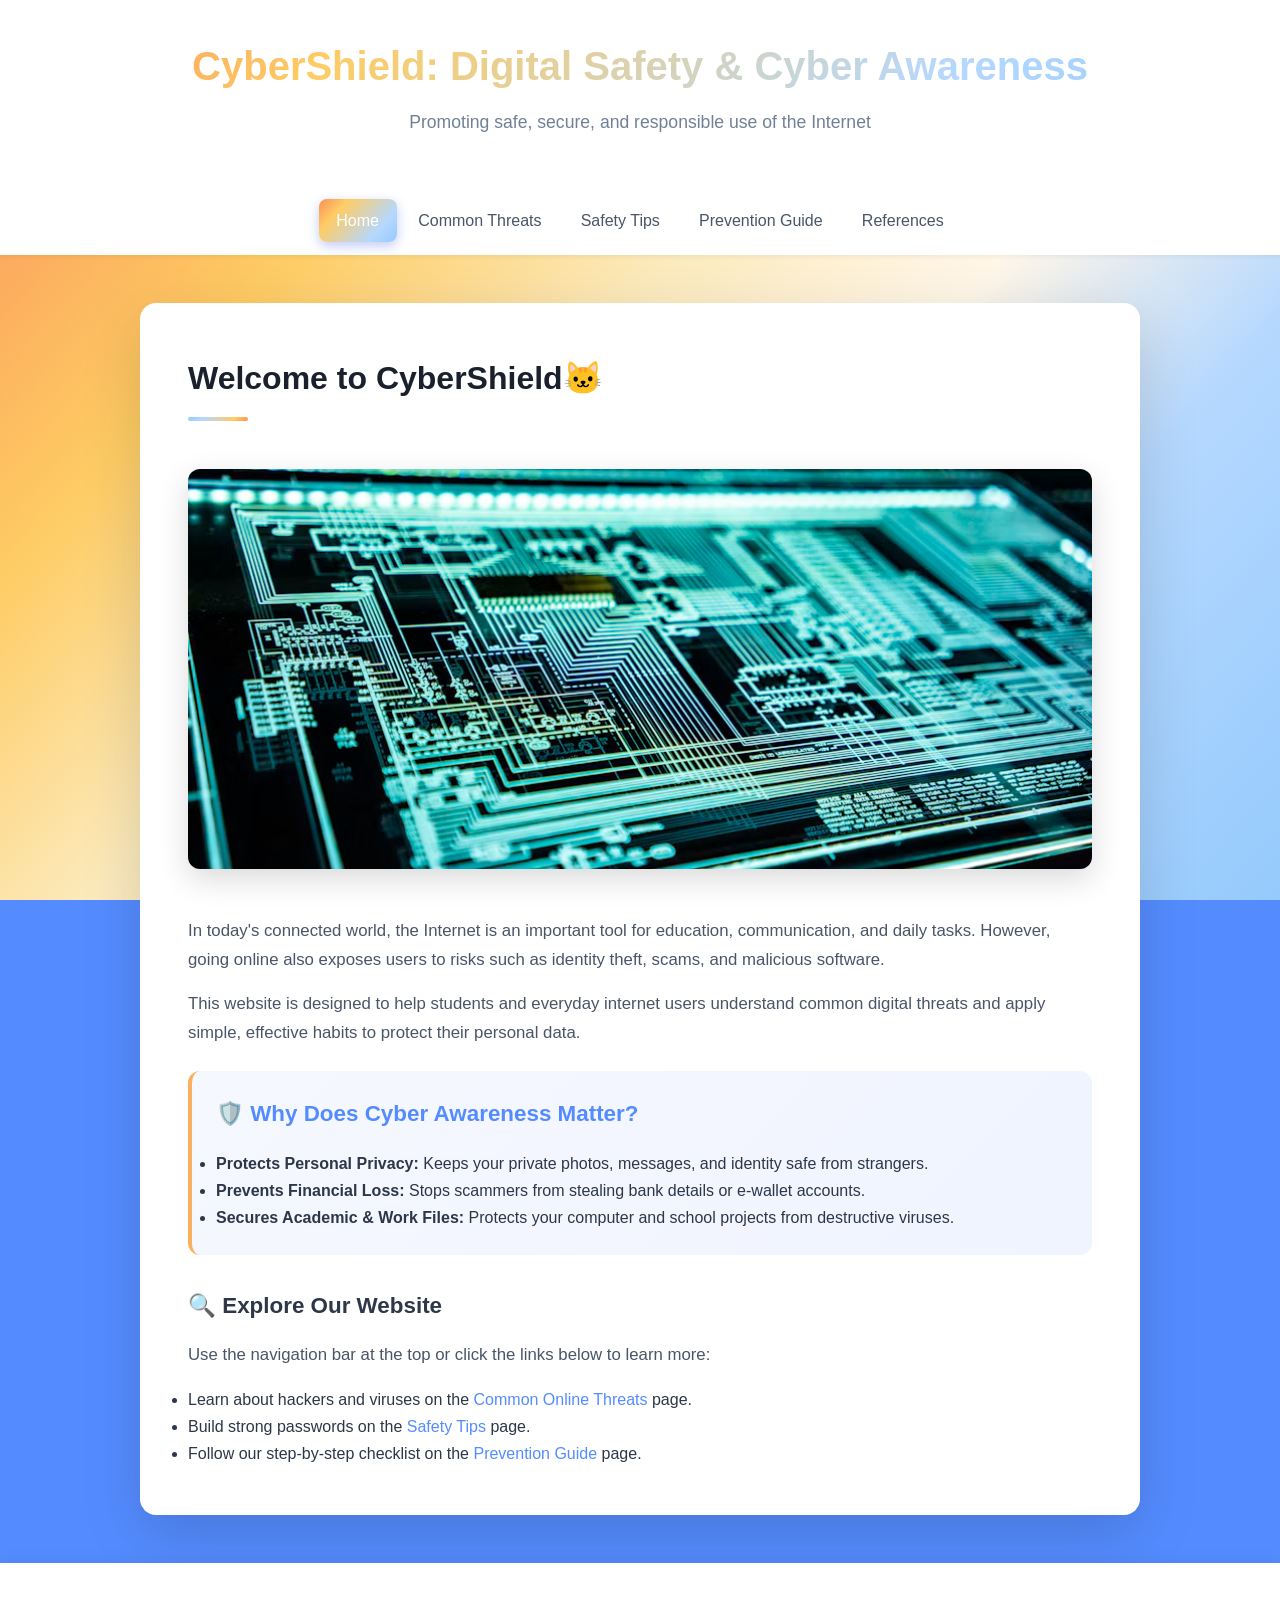
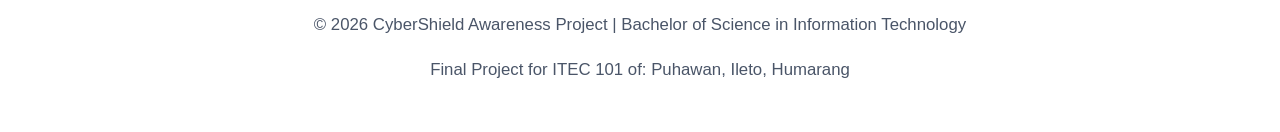
<file: index.html>
<!DOCTYPE html>
<html lang="en">
<head>
    <meta charset="UTF-8">
    <title>Home - CyberShield Awareness</title>
    <link rel="stylesheet" href="style.css">
</head>
<body>

    <header>
        <h1>CyberShield: Digital Safety & Cyber Awareness</h1>
        <p>Promoting safe, secure, and responsible use of the Internet</p>
    </header>

    <!-- navigation buttons -->
    <nav>
        <a href="index.html" class="active">Home</a>
        <a href="threats.html">Common Threats</a>
        <a href="tips.html">Safety Tips</a>
        <a href="prevention.html">Prevention Guide</a>
        <a href="references.html">References</a>
    </nav>

    <!-- yung contents na nasa gitna -->
    <div class="container">
        <h2>Welcome to CyberShield🐱</h2>
        <!-- yung picture -->
        <img src="Banner.avif"Cybersecurity Digital Lock class="banner-img">
        
        <p>In today's connected world, the Internet is an important tool for education, communication, and daily tasks. However, going online also exposes users to risks such as identity theft, scams, and malicious software.</p>
        
        <p>This website is designed to help students and everyday internet users understand common digital threats and apply simple, effective habits to protect their personal data.</p>
           
        <!-- yung box na nasa loob  -->
        <div class="card">
            <h3>🛡️ Why Does Cyber Awareness Matter?</h3>
            <ul>
                <li><strong>Protects Personal Privacy:</strong> Keeps your private photos, messages, and identity safe from strangers.</li>
                <li><strong>Prevents Financial Loss:</strong> Stops scammers from stealing bank details or e-wallet accounts.</li>
                <li><strong>Secures Academic & Work Files:</strong> Protects your computer and school projects from destructive viruses.</li>
            </ul>
        </div>

        <h3>🔍 Explore Our Website</h3>
        <p>Use the navigation bar at the top or click the links below to learn more:</p>
        <ul>
            <li>Learn about hackers and viruses on the <a href="threats.html">Common Online Threats</a> page.</li>
            <li>Build strong passwords on the <a href="tips.html">Safety Tips</a> page.</li>
            <li>Follow our step-by-step checklist on the <a href="prevention.html">Prevention Guide</a> page.</li>
        </ul>
    </div>
    <!-- yung nasa baba -->
    <footer>
        <p>&copy; 2026 CyberShield Awareness Project | Bachelor of Science in Information Technology</p>
        <p>Final Project for ITEC 101 of: Puhawan, Ileto, Humarang</p>
    </footer>

</body>
</html>
</file>
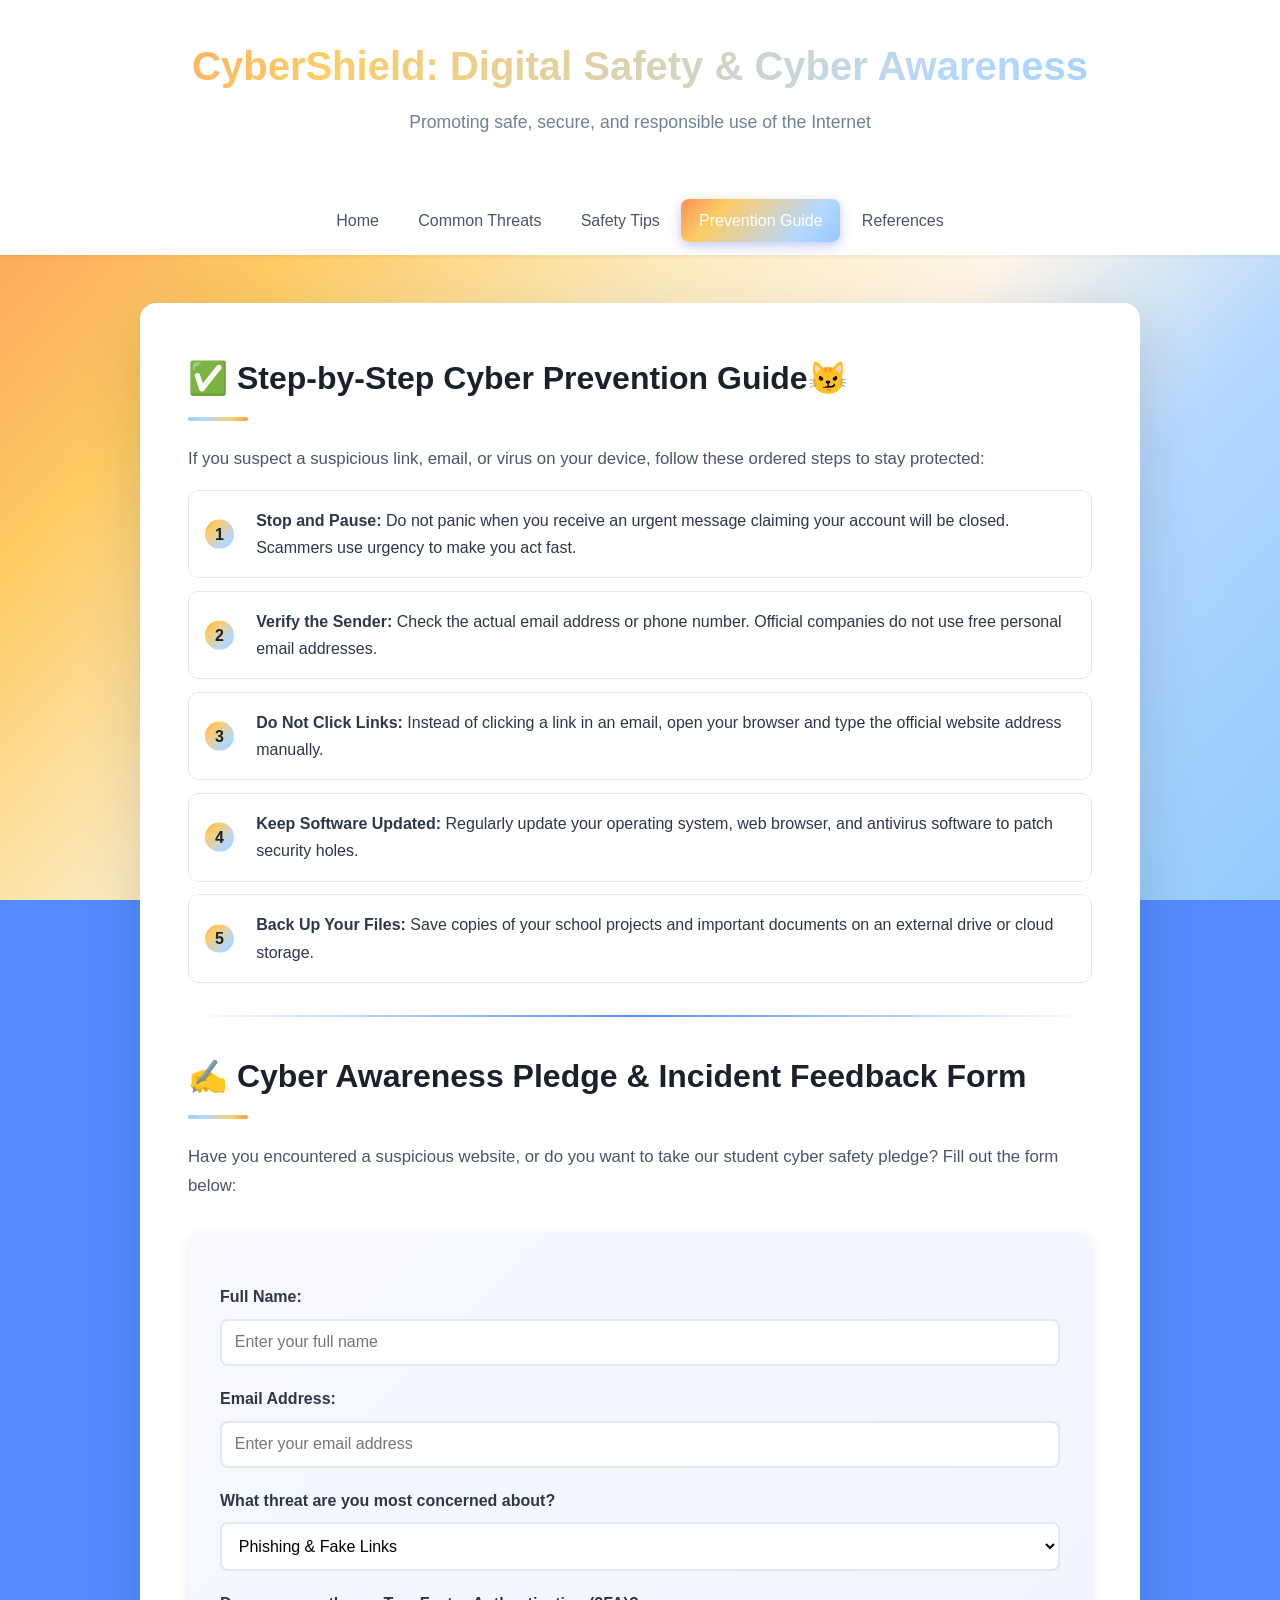
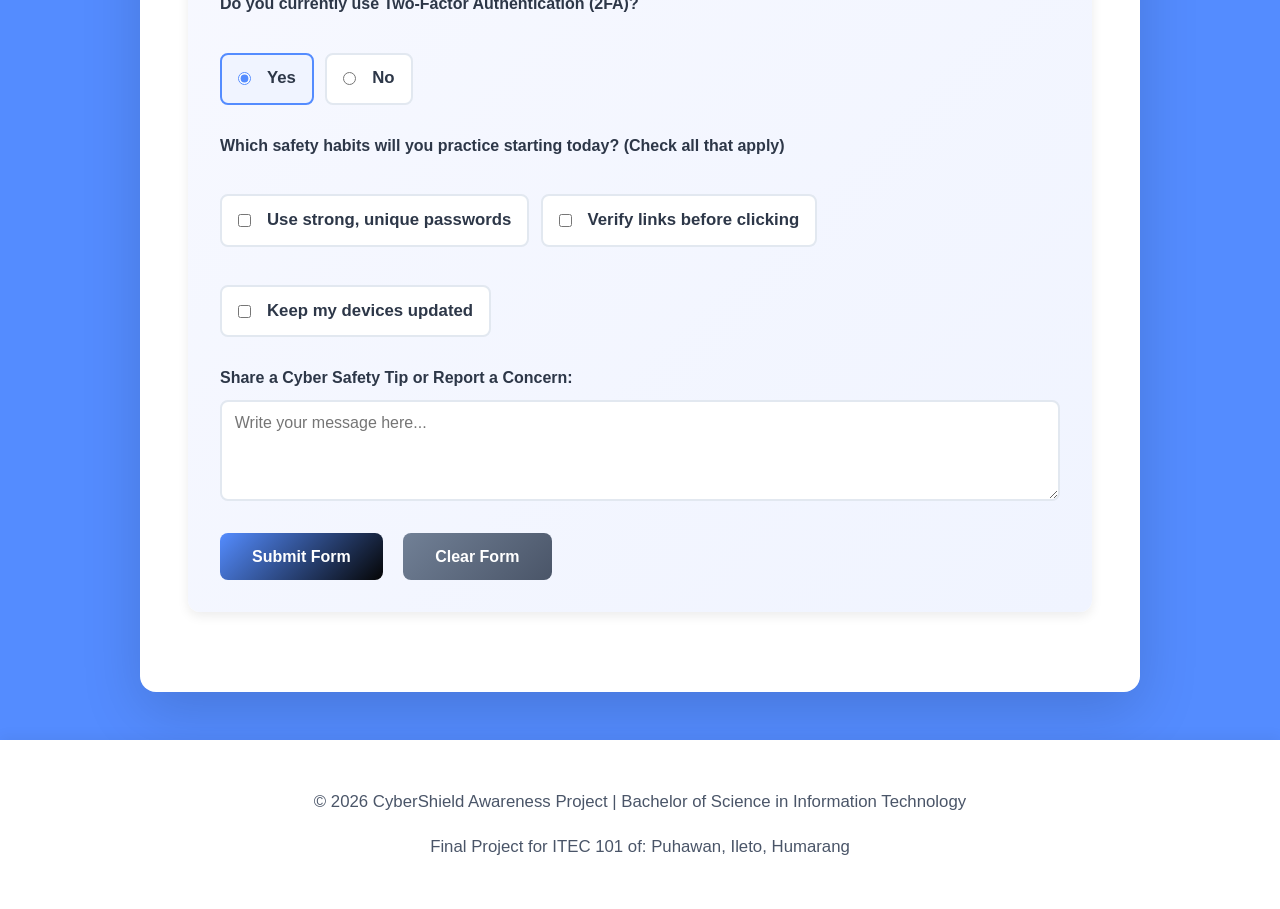
<file: prevention.html>
<!DOCTYPE html>
<html lang="en">
<head>
    <meta charset="UTF-8">
    <title>Prevention Guide - CyberShield Awareness</title>
    <link rel="stylesheet" href="style.css">
</head>
 
<body>
         <!-- header, yung title etc. -->
    <header>
        <h1>CyberShield: Digital Safety & Cyber Awareness</h1>
        <p>Promoting safe, secure, and responsible use of the Internet</p>
    </header>
     <!-- navigation again -->
    <nav>
        <a href="index.html">Home</a>
        <a href="threats.html">Common Threats</a>
        <a href="tips.html">Safety Tips</a>
        <a href="prevention.html" class="active">Prevention Guide</a>
        <a href="references.html">References</a>
    </nav>
     <!-- yung malaking box na content sa gitna uli -->
    <div class="container">
        <h2>✅ Step-by-Step Cyber Prevention Guide😼</h2>
        <p>If you suspect a suspicious link, email, or virus on your device, follow these ordered steps to stay protected:</p>
             <!-- yung may number list sa loob -->
        <ol>
            <li><strong>Stop and Pause:</strong> Do not panic when you receive an urgent message claiming your account will be closed. Scammers use urgency to make you act fast.</li>
            <li><strong>Verify the Sender:</strong> Check the actual email address or phone number. Official companies do not use free personal email addresses.</li>
            <li><strong>Do Not Click Links:</strong> Instead of clicking a link in an email, open your browser and type the official website address manually.</li>
            <li><strong>Keep Software Updated:</strong> Regularly update your operating system, web browser, and antivirus software to patch security holes.</li>
            <li><strong>Back Up Your Files:</strong> Save copies of your school projects and important documents on an external drive or cloud storage.</li>
        </ol>

        <hr> <!-- yung guhit na nag seseperate -->

        <h2>✍️ Cyber Awareness Pledge & Incident Feedback Form</h2>
        <p>Have you encountered a suspicious website, or do you want to take our student cyber safety pledge? Fill out the form below:</p>
             <!-- yung form -->
        <form action="thankyou.html" method="get">
            <label for="fullname">Full Name:</label>
            <input type="text" id="fullname" name="fullname" placeholder="Enter your full name" required>

            <label for="email">Email Address:</label>
            <input type="email" id="email" name="email" placeholder="Enter your email address" required>

            <label for="topic">What threat are you most concerned about?</label>
            <select id="topic" name="topic">
                <option value="phishing">Phishing & Fake Links</option>
                <option value="malware">Malware & Viruses</option>
                <option value="passwords">Account Hacking / Weak Passwords</option>
                <option value="privacy">Social Media Privacy</option>
            </select>

            <label>Do you currently use Two-Factor Authentication (2FA)?</label>
            <p class="options">
                <label class="option"><input type="radio" id="yes2fa" name="2fa" value="yes" checked> Yes</label>
                <label class="option"><input type="radio" id="no2fa" name="2fa" value="no"> No</label>
            </p>

            <label>Which safety habits will you practice starting today? (Check all that apply)</label>
            <p class="options">
                <label class="option"><input type="checkbox" name="habit1" value="strong_pass"> Use strong, unique passwords</label>
                <label class="option"><input type="checkbox" name="habit2" value="check_links"> Verify links before clicking</label>
                <label class="option"><input type="checkbox" name="habit3" value="update_os"> Keep my devices updated</label>
            </p>

            <label for="message">Share a Cyber Safety Tip or Report a Concern:</label>
            <textarea id="message" name="message" rows="4" placeholder="Write your message here..."></textarea>

            <input type="submit" value="Submit Form">
            <input type="reset" value="Clear Form">
        </form>
    </div>

    <footer>
        <p>&copy; 2026 CyberShield Awareness Project | Bachelor of Science in Information Technology</p>
        <p>Final Project for ITEC 101 of: Puhawan, Ileto, Humarang</p>
    </footer>

</body>
</html>
</file>
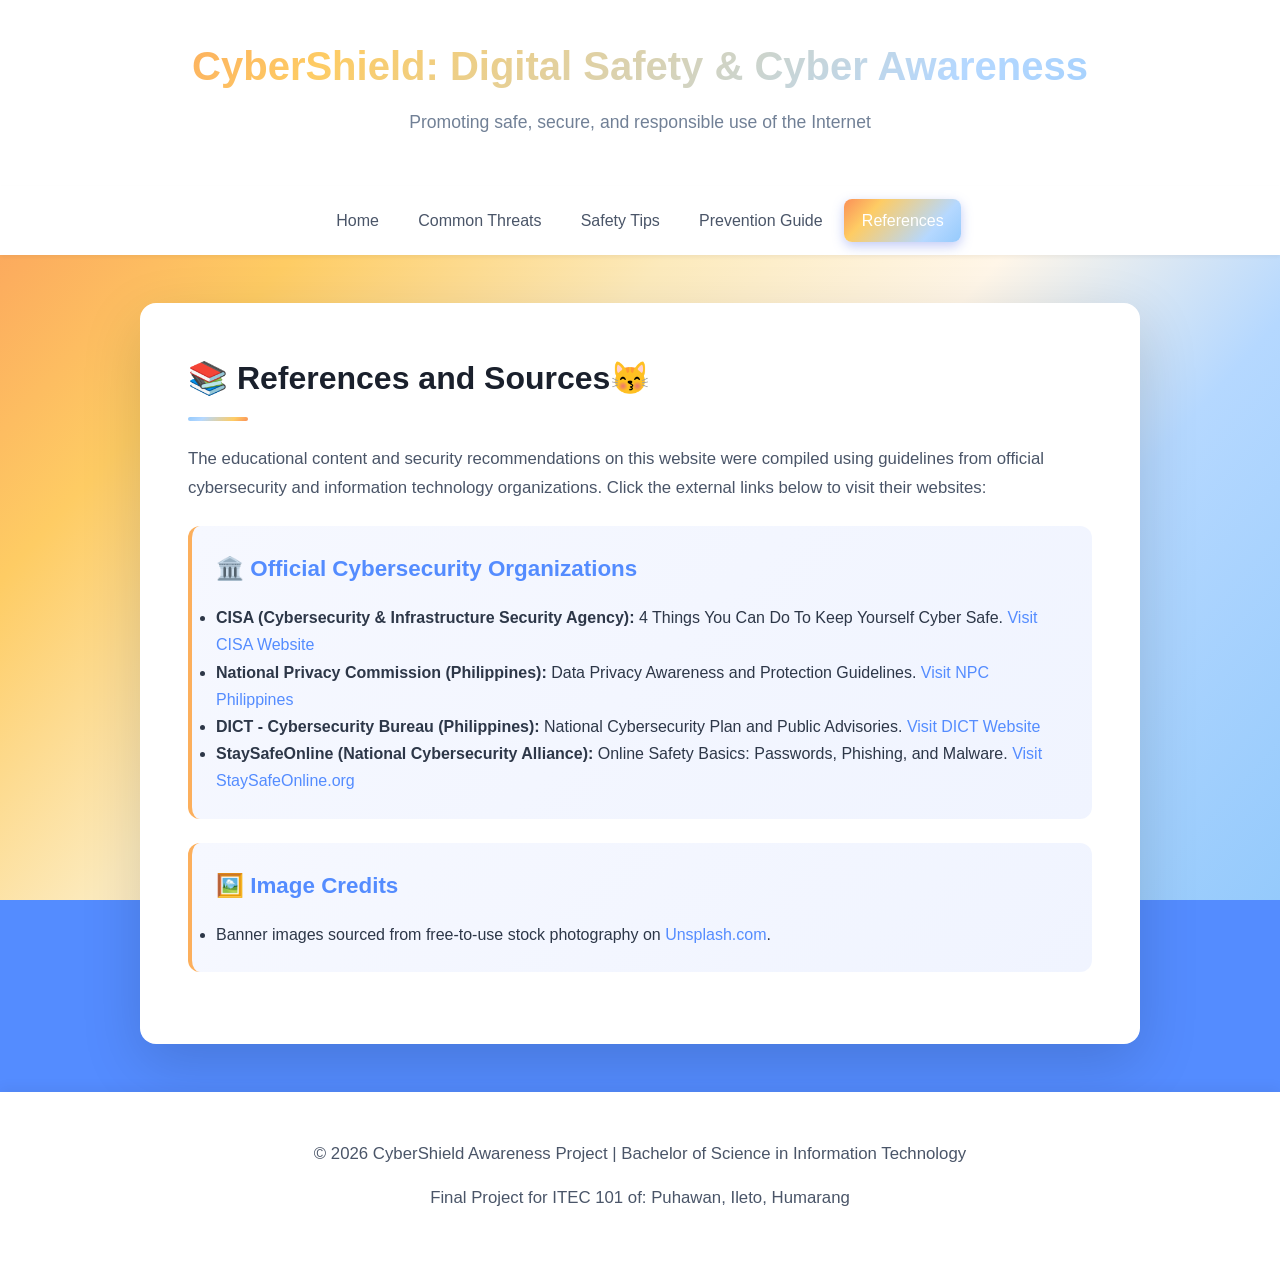
<file: references.html>
<!DOCTYPE html>
<html lang="en">
<head>
    <meta charset="UTF-8">
    <title>References - CyberShield Awareness</title>
    <link rel="stylesheet" href="style.css">
</head>
<body>

    <header>
        <h1>CyberShield: Digital Safety & Cyber Awareness</h1>
        <p>Promoting safe, secure, and responsible use of the Internet</p>
    </header>
    <!-- navigation again -->
    <nav>
        <a href="index.html">Home</a>
        <a href="threats.html">Common Threats</a>
        <a href="tips.html">Safety Tips</a>
        <a href="prevention.html">Prevention Guide</a>
        <a href="references.html" class="active">References</a>
    </nav>

    <div class="container">
        <h2>📚 References and Sources😽</h2>
        <p>The educational content and security recommendations on this website were compiled using guidelines from official cybersecurity and information technology organizations. Click the external links below to visit their websites:</p>

        <div class="card">
            <h3>🏛️ Official Cybersecurity Organizations</h3>
            <ul>
                <li>
                    <strong>CISA (Cybersecurity & Infrastructure Security Agency):</strong>
                    4 Things You Can Do To Keep Yourself Cyber Safe.
                    <a href="https://www.cisa.gov/secure-our-world" target="_blank">Visit CISA Website</a>
                </li>
                <li>
                    <strong>National Privacy Commission (Philippines):</strong>
                    Data Privacy Awareness and Protection Guidelines.
                    <a href="https://privacy.gov.ph/" target="_blank">Visit NPC Philippines</a>
                </li>
                <li>
                    <strong>DICT - Cybersecurity Bureau (Philippines):</strong>
                    National Cybersecurity Plan and Public Advisories.
                    <a href="https://dict.gov.ph/" target="_blank">Visit DICT Website</a>
                </li>
                <li>
                    <strong>StaySafeOnline (National Cybersecurity Alliance):</strong>
                    Online Safety Basics: Passwords, Phishing, and Malware.
                    <a href="https://staysafeonline.org/" target="_blank">Visit StaySafeOnline.org</a>
                </li>
            </ul>
        </div>

        <div class="card">
            <h3>🖼️ Image Credits</h3>
            <ul>
                <li>Banner images sourced from free-to-use stock photography on <a href="https://unsplash.com/" target="_blank">Unsplash.com</a>.</li>
            </ul>
        </div>
           
        
    </div>

        
    <footer>
        <p>&copy; 2026 CyberShield Awareness Project | Bachelor of Science in Information Technology</p>
        <p>Final Project for ITEC 101 of: Puhawan, Ileto, Humarang</p>
    </footer>

</body>
</html>
</file>
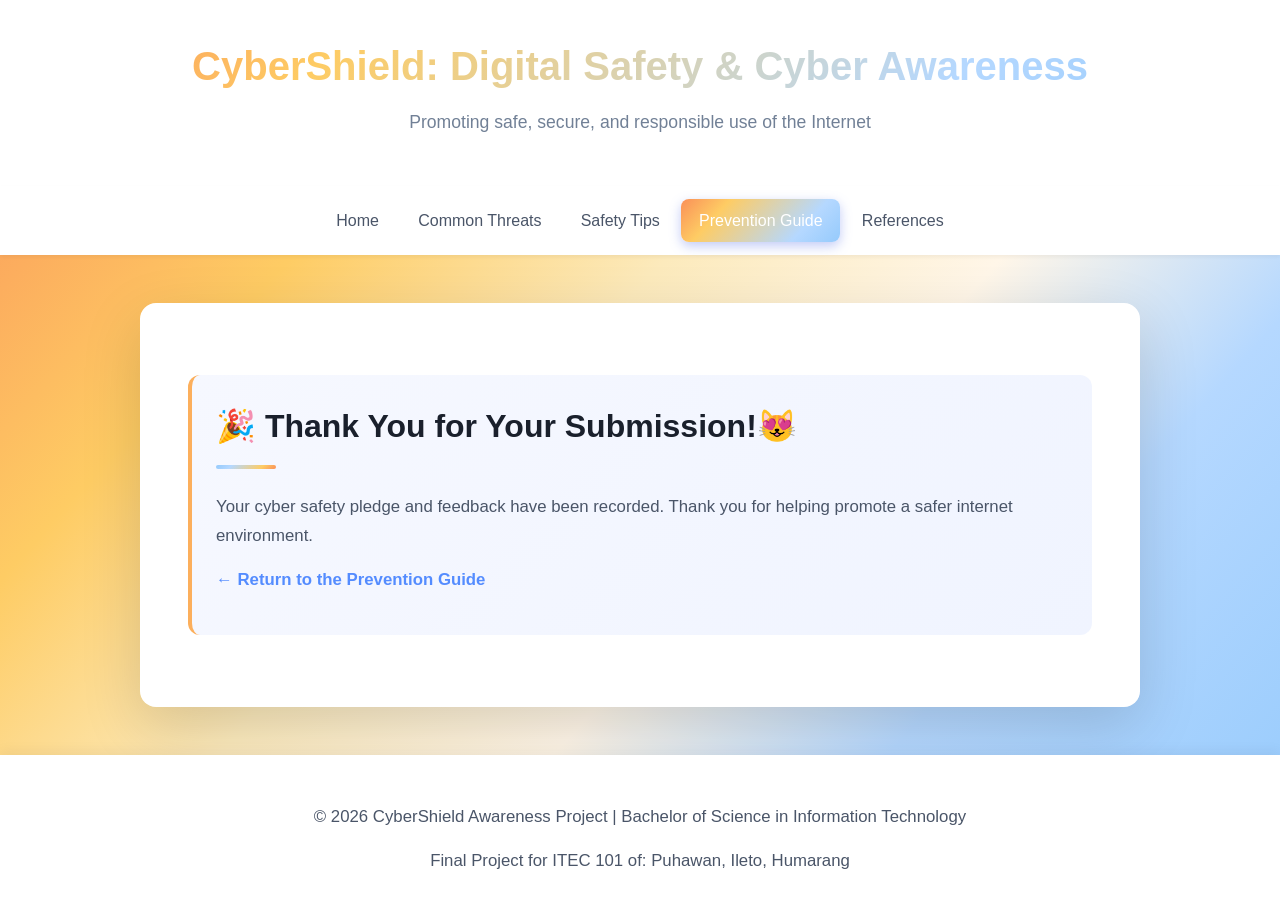
<file: thankyou.html>
<!DOCTYPE html>
<html lang="en">
<head>
    <meta charset="UTF-8">
    <title>Form Submitted - CyberShield Awareness</title>
    <link rel="stylesheet" href="style.css">
</head>
<body>

    <header>
        <h1>CyberShield: Digital Safety & Cyber Awareness</h1>
        <p>Promoting safe, secure, and responsible use of the Internet</p>
    </header>

    <nav>
        <a href="index.html">Home</a>
        <a href="threats.html">Common Threats</a>
        <a href="tips.html">Safety Tips</a>
        <a href="prevention.html" class="active">Prevention Guide</a>
        <a href="references.html">References</a>
    </nav>

    <div class="container">
        <div class="card">
            <h2>🎉 Thank You for Your Submission!😻</h2>
            <p>Your cyber safety pledge and feedback have been recorded. Thank you for helping promote a safer internet environment.</p>
            <p><a href="prevention.html"><strong>&larr; Return to the Prevention Guide</strong></a></p>
        </div>
    </div>

    <footer>
        <p>&copy; 2026 CyberShield Awareness Project | Bachelor of Science in Information Technology</p>
        <p>Final Project for ITEC 101 of: Puhawan, Ileto, Humarang</p>
    </footer>

</body>
</html>
</file>
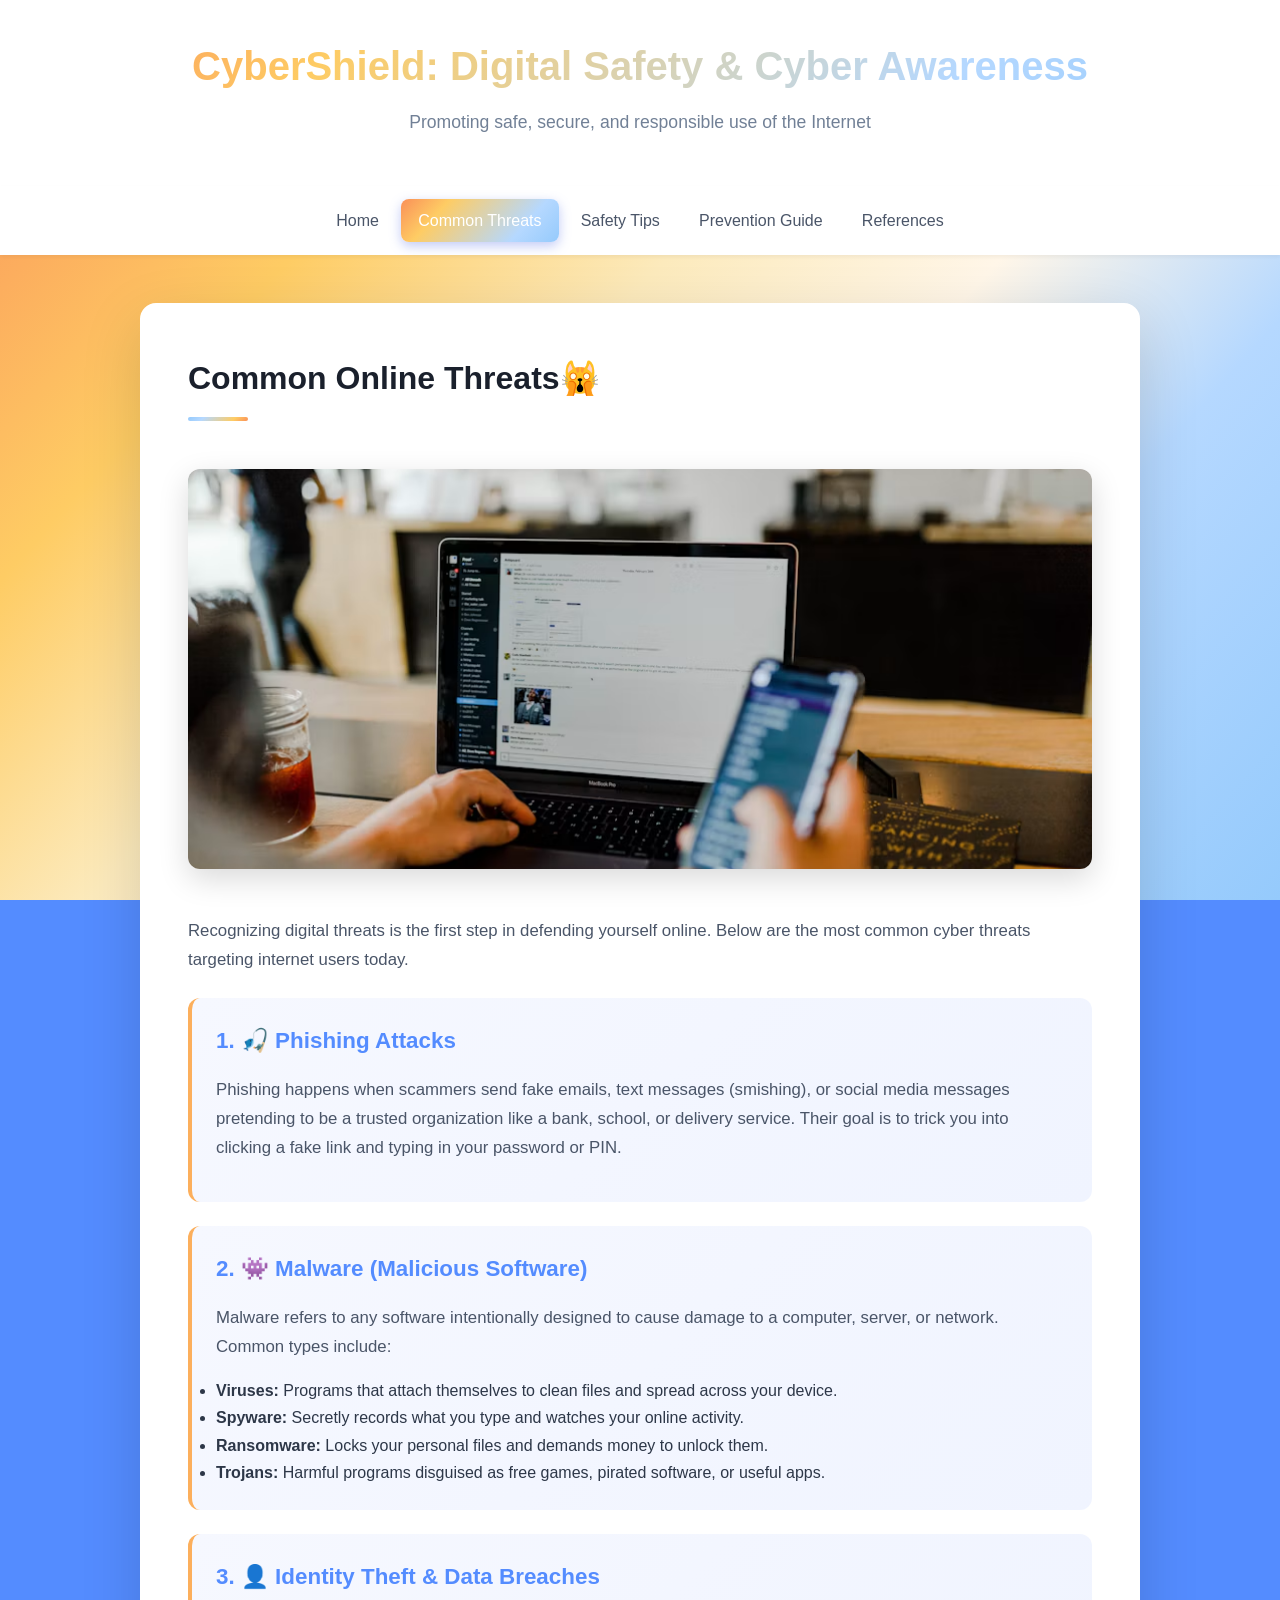
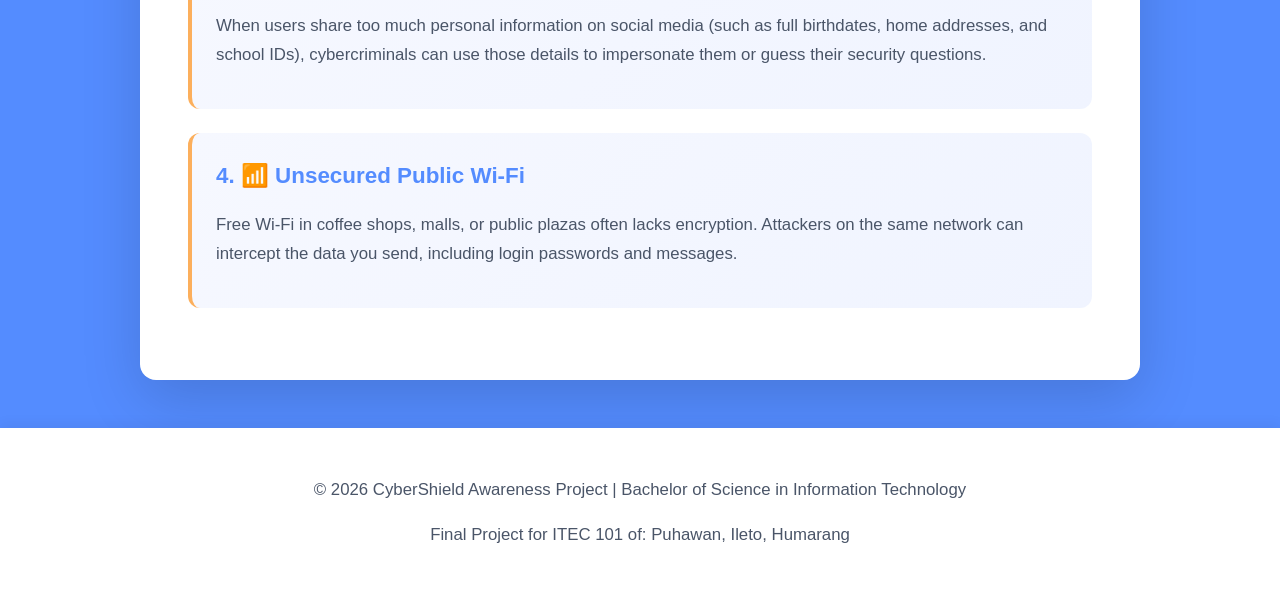
<file: threats.html>
<!DOCTYPE html>
<html lang="en">
<head>
    <meta charset="UTF-8">
    <title>Common Threats - CyberShield Awareness</title>
    <link rel="stylesheet" href="style.css">
</head>
<body>

    <header>
        <h1>CyberShield: Digital Safety & Cyber Awareness</h1>
        <p>Promoting safe, secure, and responsible use of the Internet</p>
    </header>

    <nav>
        <a href="index.html">Home</a>
        <a href="threats.html" class="active">Common Threats</a>
        <a href="tips.html">Safety Tips</a>
        <a href="prevention.html">Prevention Guide</a>
        <a href="references.html">References</a>
    </nav>
        <!-- yung malaking box na content sa gitna uli -->
    <div class="container">
        <h2>Common Online Threats🙀</h2>
        <!-- yung picture -->
        <img src="laptop.avif" alt="Person working on laptop security" class="banner-img">
        <p>Recognizing digital threats is the first step in defending yourself online. Below are the most common cyber threats targeting internet users today.</p>

        <div class="card">
            <h3>1. 🎣 Phishing Attacks</h3>
            <p>Phishing happens when scammers send fake emails, text messages (smishing), or social media messages pretending to be a trusted organization like a bank, school, or delivery service. Their goal is to trick you into clicking a fake link and typing in your password or PIN.</p>
        </div>

        <div class="card">
            <h3>2. 👾 Malware (Malicious Software)</h3>
            <p>Malware refers to any software intentionally designed to cause damage to a computer, server, or network. Common types include:</p>
            <ul>
                <li><strong>Viruses:</strong> Programs that attach themselves to clean files and spread across your device.</li>
                <li><strong>Spyware:</strong> Secretly records what you type and watches your online activity.</li>
                <li><strong>Ransomware:</strong> Locks your personal files and demands money to unlock them.</li>
                <li><strong>Trojans:</strong> Harmful programs disguised as free games, pirated software, or useful apps.</li>
            </ul>
        </div>

        <div class="card">
            <h3>3. 👤 Identity Theft & Data Breaches</h3>
            <p>When users share too much personal information on social media (such as full birthdates, home addresses, and school IDs), cybercriminals can use those details to impersonate them or guess their security questions.</p>
        </div>

        <div class="card">
            <h3>4. 📶 Unsecured Public Wi-Fi</h3>
            <p>Free Wi-Fi in coffee shops, malls, or public plazas often lacks encryption. Attackers on the same network can intercept the data you send, including login passwords and messages.</p>
        </div>
    </div>

    <footer>
        <p>&copy; 2026 CyberShield Awareness Project | Bachelor of Science in Information Technology</p>
        <p>Final Project for ITEC 101 of: Puhawan, Ileto, Humarang</p>
    </footer>

</body>
</html>
</file>
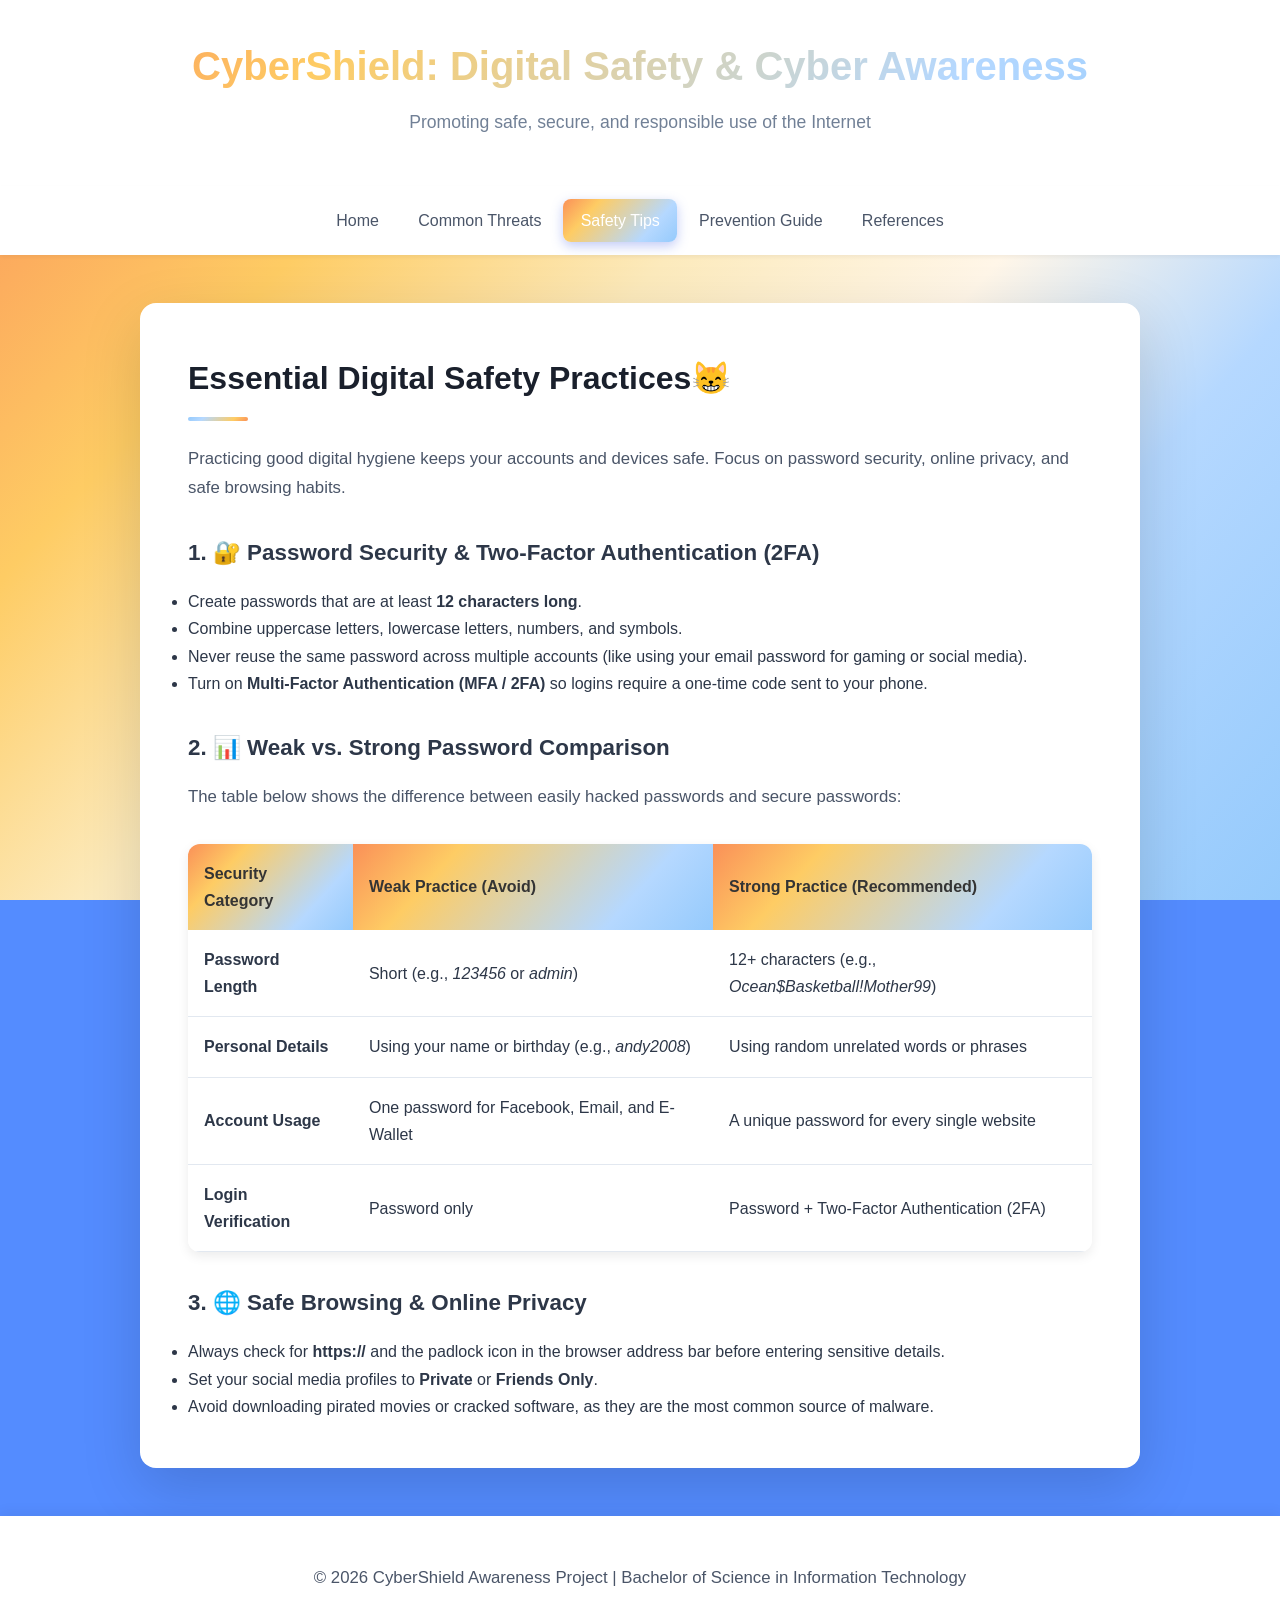
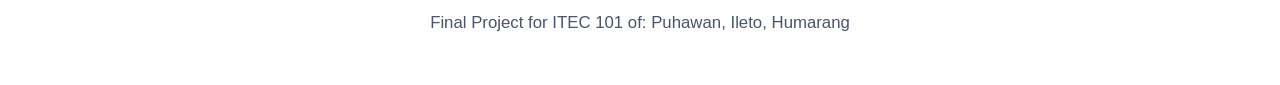
<file: tips.html>
<!DOCTYPE html>
<html lang="en">
<head>
    <meta charset="UTF-8">
    <title>Safety Tips - CyberShield Awareness</title>
    <link rel="stylesheet" href="style.css">
</head>
<body>

    <header>
        <h1>CyberShield: Digital Safety & Cyber Awareness</h1>
        <p>Promoting safe, secure, and responsible use of the Internet</p>
    </header>

    <nav>
        <a href="index.html">Home</a>
        <a href="threats.html">Common Threats</a>
        <a href="tips.html" class="active">Safety Tips</a>
        <a href="prevention.html">Prevention Guide</a>
        <a href="references.html">References</a>
    </nav>
    <!-- yung malaking box na content sa gitna uli -->
    <div class="container">
        <h2>Essential Digital Safety Practices😸</h2>
        <p>Practicing good digital hygiene keeps your accounts and devices safe. Focus on password security, online privacy, and safe browsing habits.</p>

        <h3>1. 🔐 Password Security & Two-Factor Authentication (2FA)</h3>
        <ul><!-- yung may dot list -->
            <li>Create passwords that are at least <strong>12 characters long</strong>.</li>
            <li>Combine uppercase letters, lowercase letters, numbers, and symbols.</li>
            <li>Never reuse the same password across multiple accounts (like using your email password for gaming or social media).</li>
            <li>Turn on <strong>Multi-Factor Authentication (MFA / 2FA)</strong> so logins require a one-time code sent to your phone.</li>
        </ul>

        <h3>2. 📊 Weak vs. Strong Password Comparison</h3>
        <p>The table below shows the difference between easily hacked passwords and secure passwords:</p>
            <!-- yung table -->
        <table>
            <tr>
                <th>Security Category</th>
                <th>Weak Practice (Avoid)</th>
                <th>Strong Practice (Recommended)</th>
            </tr>
            <tr>
                <td><strong>Password Length</strong></td>
                <td>Short (e.g., <em>123456</em> or <em>admin</em>)</td>
                <td>12+ characters (e.g., <em>Ocean$Basketball!Mother99</em>)</td>
            </tr>
            <tr>
                <td><strong>Personal Details</strong></td>
                <td>Using your name or birthday (e.g., <em>andy2008</em>)</td>
                <td>Using random unrelated words or phrases</td>
            </tr>
            <tr>
                <td><strong>Account Usage</strong></td>
                <td>One password for Facebook, Email, and E-Wallet</td>
                <td>A unique password for every single website</td>
            </tr>
            <tr>
                <td><strong>Login Verification</strong></td>
                <td>Password only</td>
                <td>Password + Two-Factor Authentication (2FA)</td>
            </tr>
        </table>

        <h3>3. 🌐 Safe Browsing & Online Privacy</h3>
        <ul>
            <li>Always check for <strong>https://</strong> and the padlock icon in the browser address bar before entering sensitive details.</li>
            <li>Set your social media profiles to <strong>Private</strong> or <strong>Friends Only</strong>.</li>
            <li>Avoid downloading pirated movies or cracked software, as they are the most common source of malware.</li>
        </ul>
    </div>

    <footer>
        <p>&copy; 2026 CyberShield Awareness Project | Bachelor of Science in Information Technology</p>
        <p>Final Project for ITEC 101 of: Puhawan, Ileto, Humarang</p>
    </footer>

</body>
</html>
</file>
<file: style.css>
/*   1. SETUP & BACKGROUNDS*/
* {
    margin: 0;
    padding: 0;
    box-sizing: border-box;}
html {
    scroll-behavior: smooth;}
body {
    font-family: -apple-system, BlinkMacSystemFont, 'Segoe UI', 'Roboto', 'Oxygen', 'Ubuntu', sans-serif;
    background-color: #548cff;
    color: #2d3748;
    line-height: 1.7;
    min-height: 100vh;}
/* Background gradient fixed behind everything */
body::before {
    content: '';
    position: fixed;
    inset: 0;
    z-index: -1;
    background: linear-gradient(132deg, #fa9058 0%, #fecc64 25%, #fceabc 43%, #fff6e8 59%, #b5d8ff 75%, #95cafc 100%);}
/*   2. ANIMATIONS (KEYFRAMES)*/
@keyframes slideDown {
    from {
        transform: translateY(-100%);
        opacity: 0;}

    to {
        transform: translateY(0);
        opacity: 1;}}
@keyframes fadeInUp {
    from {
        transform: translateY(30px);
        opacity: 0;}

    to {
        transform: translateY(0);
        opacity: 1;}}
@keyframes nudge {
    0% {
        transform: translateY(0);}

    40% {
        transform: translateY(-2px);}

    100% {
        transform: translateY(0);}}
@keyframes pulse {

    0%,
    100% {
        opacity: 1;}

    50% {
        opacity: 0.8;}}
/*   3. MAIN LAYOUT (HEADER, NAV, CONTAINER, FOOTER)*/
header {
    background: #ffffff;
    backdrop-filter: blur(10px);
    text-align: center;
    padding: 2rem 1.5rem;
    box-shadow: 0 4px 6px rgba(0, 0, 0, 0.1);
    animation: slideDown 0.6s ease-out;}
nav {
    background: #ffffff;
    backdrop-filter: blur(10px);
    padding: 0.8rem 0.5rem;
    box-shadow: 0 2px 4px rgba(0, 0, 0, 0.05);
    position: sticky;
    top: 0;
    z-index: 100;
    animation: slideDown 0.6s ease-out 0.2s both;
    display: flex;
    flex-wrap: wrap;
    justify-content: center;
    align-items: center;
    gap: 0.25rem;}
.container {
    width: 90%;
    max-width: 1000px;
    margin: 3rem auto;
    background: #ffffff;
    backdrop-filter: blur(10px);
    padding: 3rem;
    border-radius: 16px;
    box-shadow: 0 20px 60px rgba(0, 0, 0, 0.15);
    animation: fadeInUp 0.8s ease-out;}
footer {
    text-align: center;
    background: #ffffff;
    backdrop-filter: blur(10px);
    color: #4a5568;
    padding: 2rem 1rem;
    margin-top: 3rem;
    font-size: 0.95rem;
    box-shadow: 0 -4px 12px rgba(0, 0, 0, 0.05);}
/*   4. TYPOGRAPHY & LINKS*/
header h1 {
    font-size: 2.5rem;
    font-weight: 700;
    background:linear-gradient(132deg, #fa9058 0%, #fecc64 25%,  #b5d8ff 75%, #95cafc 100%);
    -webkit-background-clip: text;
    background-clip: text;
    -webkit-text-fill-color: transparent;}
header p {
    color: #718096;
    font-size: 1.1rem;
    margin-top: 0.5rem;}
h2 {
    color: #1a202c;
    font-size: 2rem;
    margin-bottom: 1.5rem;
    position: relative;
    padding-bottom: 1rem;}
h2::after {
    content: '';
    position: absolute;
    bottom: 0;
    left: 0;
    width: 60px;
    height: 4px;
    background:linear-gradient(315deg, #fa9058 0%, #fecc64 25%,  #b5d8ff 75%, #95cafc 100%);
    border-radius: 2px;}
h3 {
    color: #2d3748;
    font-size: 1.4rem;
    margin: 2rem 0 1rem 0;}
p {
    color: #4a5568;
    font-size: 1.05rem;
    margin: 1rem 0;}
a {
    color: #548cff;
    text-decoration: none;
    font-weight: 500;
    transition: color 0.3s ease;}
a:hover {
    color: #000000;
    text-decoration: none;}
/* Navigation links style and active state */
nav a {
    color: #4a5568;
    padding: 0.5rem 1.1rem;
    border-radius: 8px;
    transition: all 0.25s ease;
    position: relative;}
nav a::after {
    content: '';
    position: absolute;
    bottom: 0.35rem;
    left: 50%;
    width: 0;
    height: 2px;
    background: linear-gradient(315deg, #fa9058 0%, #fecc64 25%, #fceabc 43%, #fff6e8 59%, #b5d8ff 75%, #95cafc 100%);
    transform: translateX(-50%);
    transition: width 0.25s ease;}
nav a:hover {
    color: #548cff;
    animation: nudge 0.4s ease;}
nav a:hover::after {
    width: 80%;}
nav a.active {
    background: linear-gradient(132deg, #fa9058 0%, #fecc64 25%,  #b5d8ff 75%, #95cafc 100%);
    color: #ffffff;
    box-shadow: 0 4px 12px rgba(102, 126, 234, 0.4);}
/*   5. UI COMPONENTS (IMAGES, CARDS, TABLES, LISTS)*/
.banner-img {
    width: 100%;
    max-height: 400px;
    object-fit: cover;
    border-radius: 12px;
    margin: 1.5rem 0;
    box-shadow: 0 10px 30px rgba(0, 0, 0, 0.15);
    transition: transform 0.3s ease, box-shadow 0.3s ease;}
.banner-img:hover {
    transform: scale(1.02);}
.card {
    background: linear-gradient(135deg, #f6f8ff 0%, #f0f4ff 100%);
    border-left: 4px solid #fcaf5c;
    padding: 1.5rem;
    margin: 1.5rem 0;
    border-radius: 12px;
    opacity: 0;
    animation: fadeInUp 0.6s ease-out forwards;
    transition: all 0.3s ease;}
.card:hover {
    transform: translateY(-5px);
    border-left-width: 6px;}
.card h3 {
    margin-top: 0;
    color: #548cff;}
/* Staggered card animations */
.card:nth-child(1) {animation-delay: 0.1s;}
.card:nth-child(2) {animation-delay: 0.2s;}
.card:nth-child(3) {animation-delay: 0.3s;}
.card:nth-child(4) {animation-delay: 0.4s;}
.card:nth-child(5) {animation-delay: 0.5s;}
table {
    width: 100%;
    border-collapse: collapse;
    margin: 2rem 0;
    border-radius: 12px;
    overflow: hidden;
    box-shadow: 0 4px 12px rgba(0, 0, 0, 0.08);}
th {
    background: linear-gradient(132deg, #fa9058 0%, #fecc64 25%,  #b5d8ff 75%, #95cafc 100%);
    color: rgb(52, 52, 52);
    padding: 1rem;
    text-align: left;}
td {
    padding: 1rem;
    background-color: white;
    border-bottom: 1px solid #e2e8f0;}
tr:hover td {
    background-color: #f7fafc;}
/* Fancy numbered lists in the container */
.container>ol {
    list-style: none;
    counter-reset: step;
    padding-left: 0;}
.container>ol>li {
    counter-increment: step;
    position: relative;
    padding: 1rem 1.2rem 1rem 4.2rem;
    margin: 0.8rem 0;
    background: white;
    border: 1px solid #e2e8f0;
    border-radius: 10px;
    transition: all 0.25s ease;}
.container>ol>li::before {
    content: counter(step);
    position: absolute;
    left: 1rem;
    top: 50%;
    transform: translateY(-50%);
    width: 1.8rem;
    height: 1.8rem;
    display: flex;
    align-items: center;
    justify-content: center;
    background: linear-gradient(132deg, #fa9058 0%, #fecc64 25%,  #b5d8ff 75%, #95cafc 100%);
    color: rgb(32, 32, 32);
    font-weight: 700;
    border-radius: 50%;}
.container>ol>li:hover {
    border-color: #548cff;
    transform: translateX(4px);}
hr {
    border: none;
    height: 2px;
    background: linear-gradient(90deg, transparent, #548cff, transparent);
    margin: 2rem 0;}
/*   6. FORMS & INPUTS (COMBINED STYLES)*/
form {
    background: linear-gradient(135deg, #f8f9ff 0%, #f0f4ff 100%);
    padding: 2rem;
    border-radius: 12px;
    box-shadow: 0 4px 12px rgba(0, 0, 0, 0.08);
    margin: 2rem 0;}
label {
    font-weight: 600;
    display: block;
    margin: 1.2rem 0 0.5rem 0;
    color: #2d3748;}
/* Grouped textbox, dropdown, and textarea styling */
input[type="text"],
input[type="email"],
select,
textarea {
    width: 100%;
    padding: 0.8rem;
    border: 2px solid #e2e8f0;
    border-radius: 8px;
    font-family: inherit;
    font-size: 1rem;
    background-color: white;
    transition: all 0.3s ease;}
input[type="text"]:focus,
input[type="email"]:focus,
select:focus,
textarea:focus {
    outline: none;
    border-color: #548cff;
    box-shadow: 0 0 0 3px rgba(102, 126, 234, 0.1);
    transform: translateY(-1px);}
/* Radio buttons and checkboxes */
input[type="radio"],
input[type="checkbox"] {
    margin: 0.5rem 0.5rem 0.5rem 0;
    accent-color: #548cff;
    cursor: pointer;}
/* Form Options Grouping */
.options {
    display: flex;
    flex-wrap: wrap;
    gap: 0.7rem;
    margin-bottom: 1.2rem;}
.options label.option {
    display: inline-flex;
    align-items: center;
    gap: 0.5rem;
    padding: 0.6rem 1rem;
    background: white;
    border: 2px solid #e2e8f0;
    border-radius: 8px;
    cursor: pointer;
    transition: all 0.25s ease;}
.options label.option:hover {
    border-color: #548cff;
    transform: translateY(-2px);}
.options label.option:has(input:checked) {
    border-color: #548cff;
    background: #f0f4ff;}
/* Submit and Reset Buttons */
input[type="submit"],
input[type="reset"] {
    padding: 0.9rem 2rem;
    border: none;
    border-radius: 8px;
    margin-top: 1.5rem;
    margin-right: 1rem;
    color: white;
    cursor: pointer;
    font-weight: 600;
    font-size: 1rem;
    transition: all 0.3s ease;}
input[type="submit"] {
    background: linear-gradient(135deg, #548cff 0%, #050505 100%);}
input[type="submit"]:hover {
    transform: translateY(-2px);
    box-shadow: 0 6px 20px rgba(102, 126, 234, 0.4);}
input[type="reset"] {
    background: linear-gradient(135deg, #718096 0%, #4a5568 100%);}
input[type="reset"]:hover {
    transform: translateY(-2px);
    box-shadow: 0 6px 20px rgba(74, 85, 104, 0.4);}
</file>
